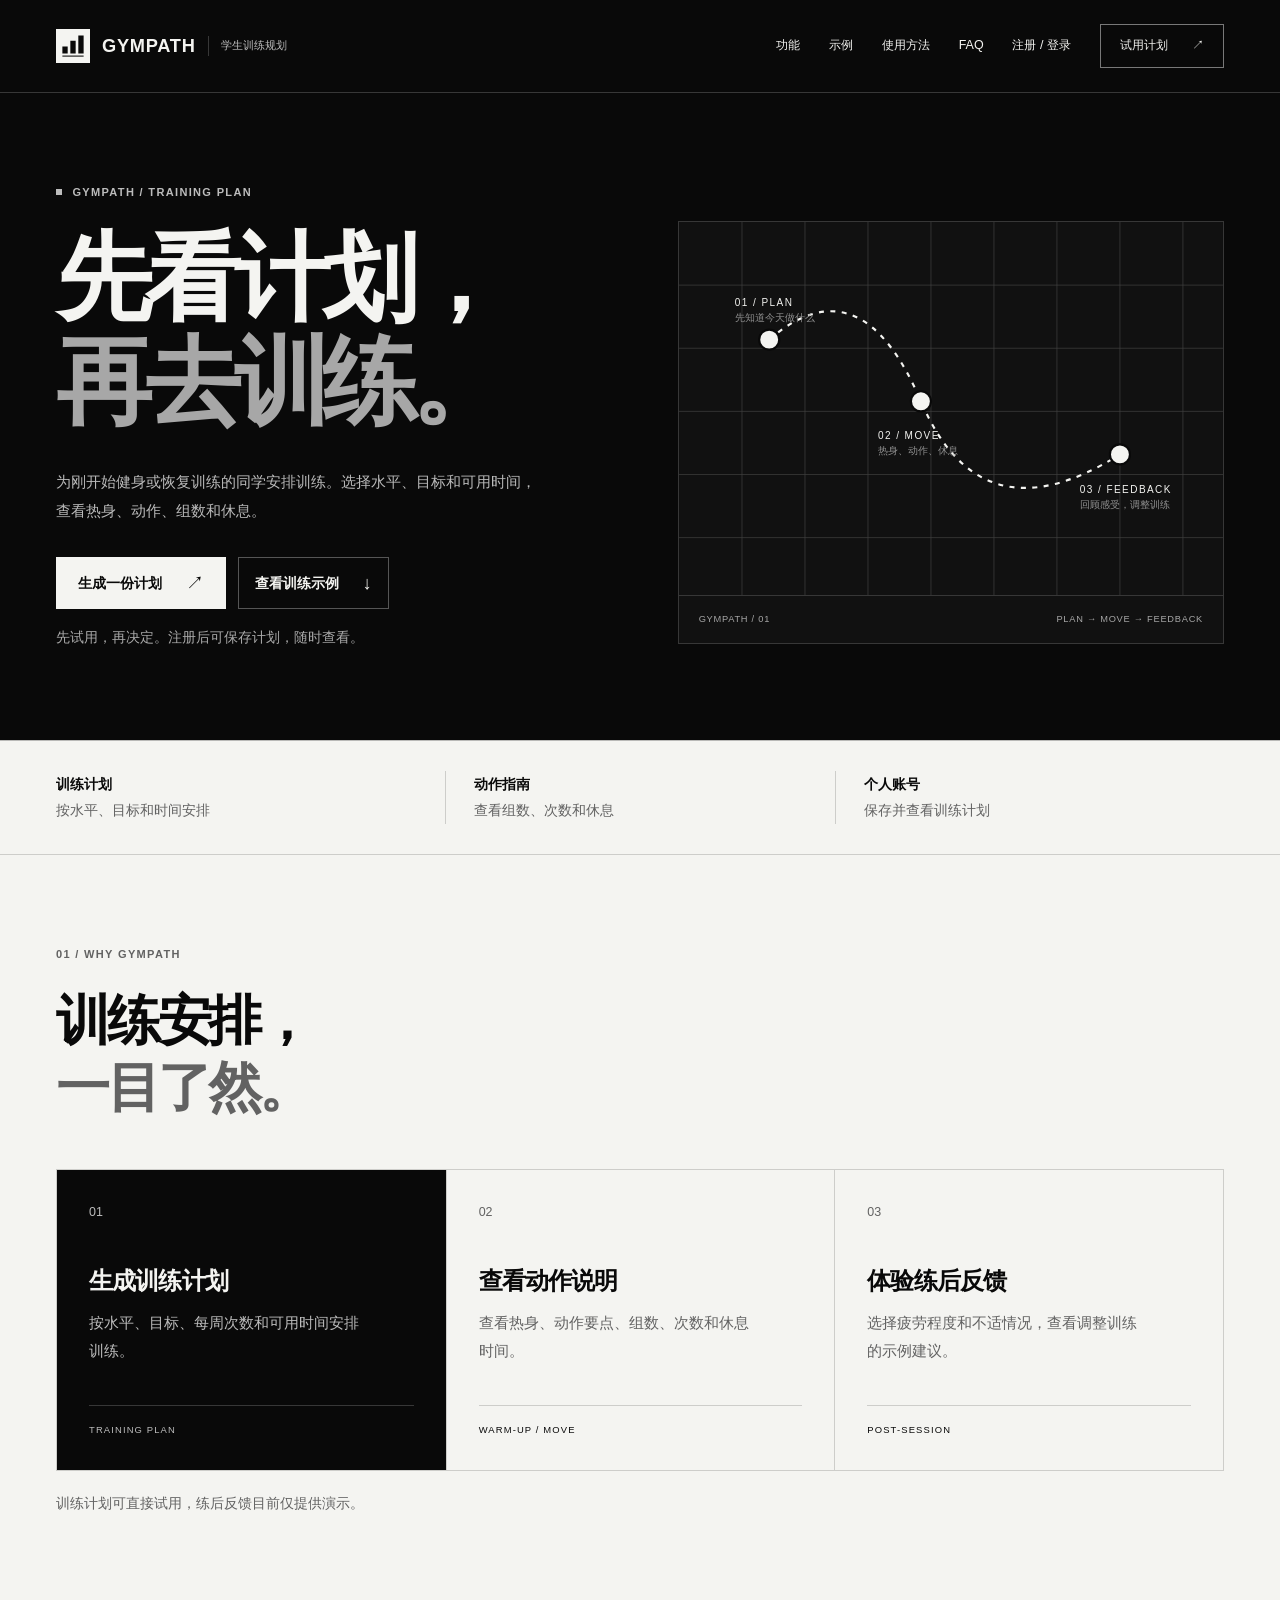
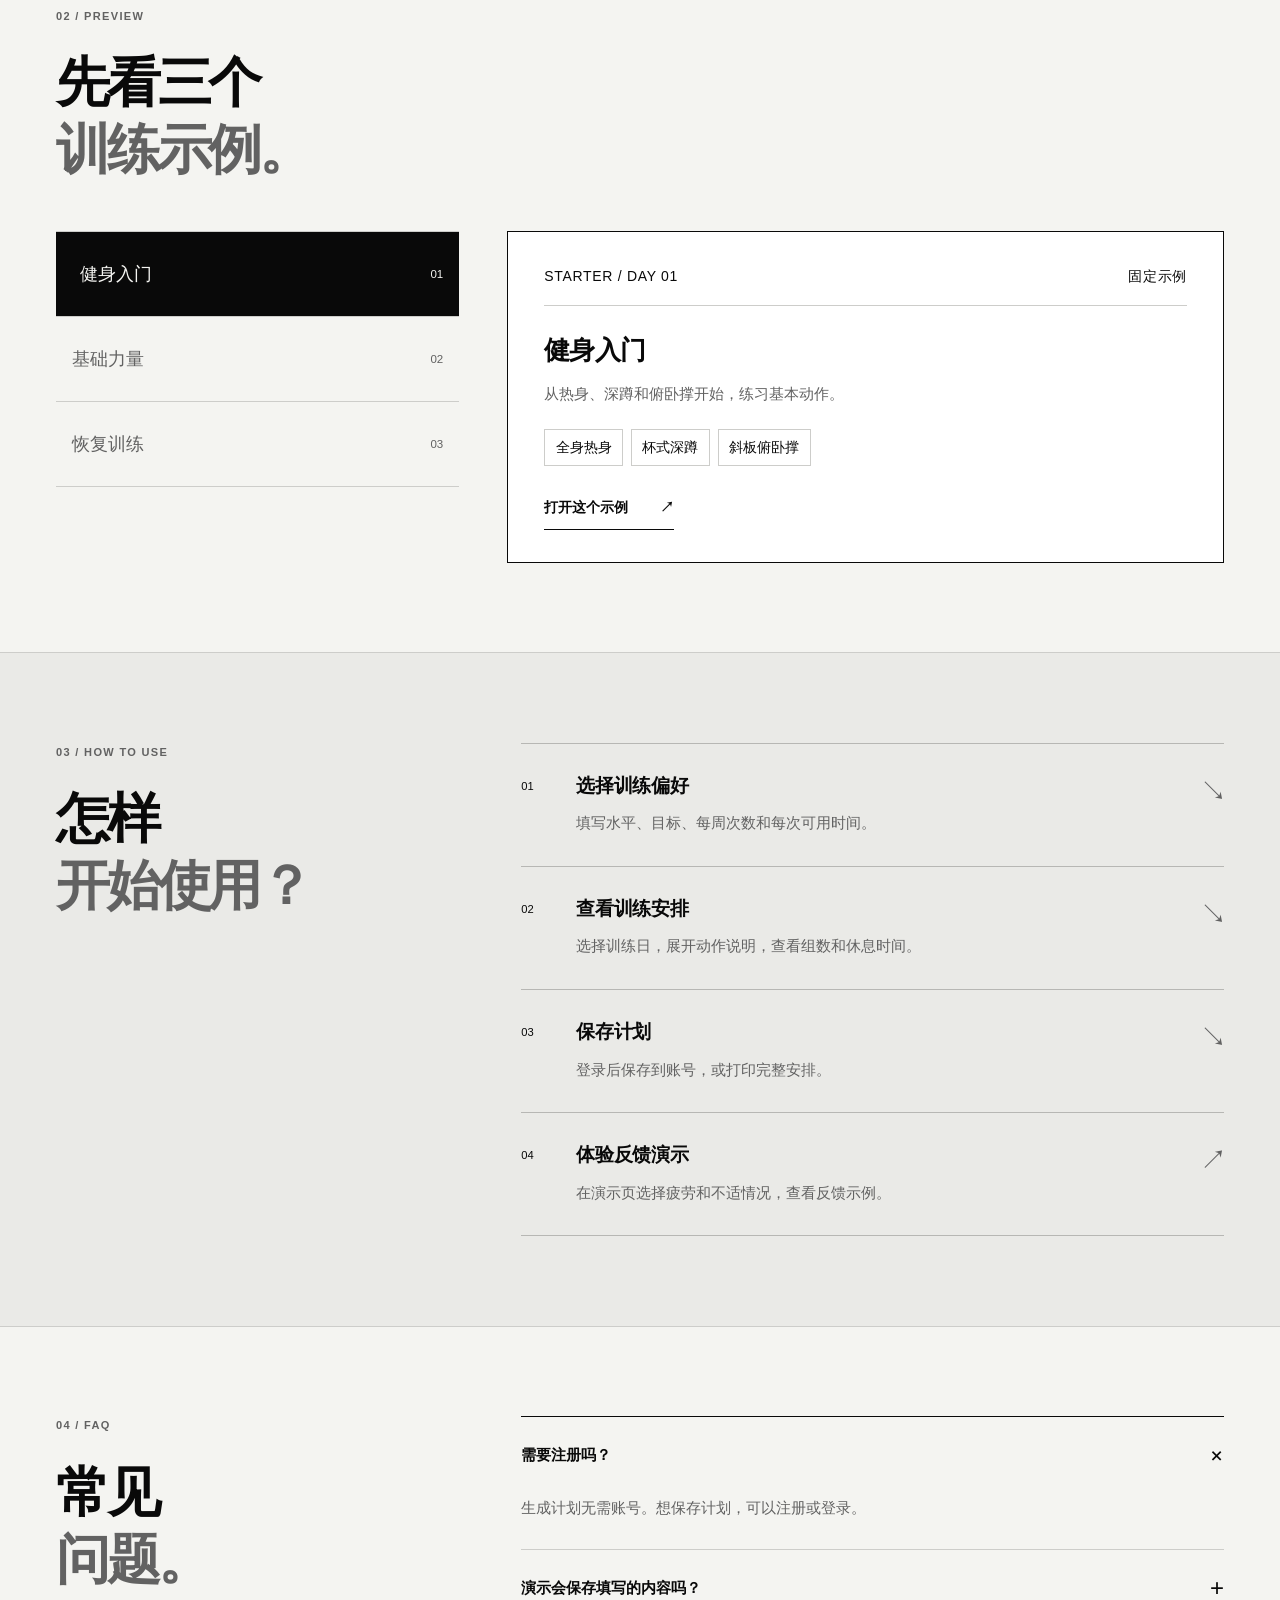
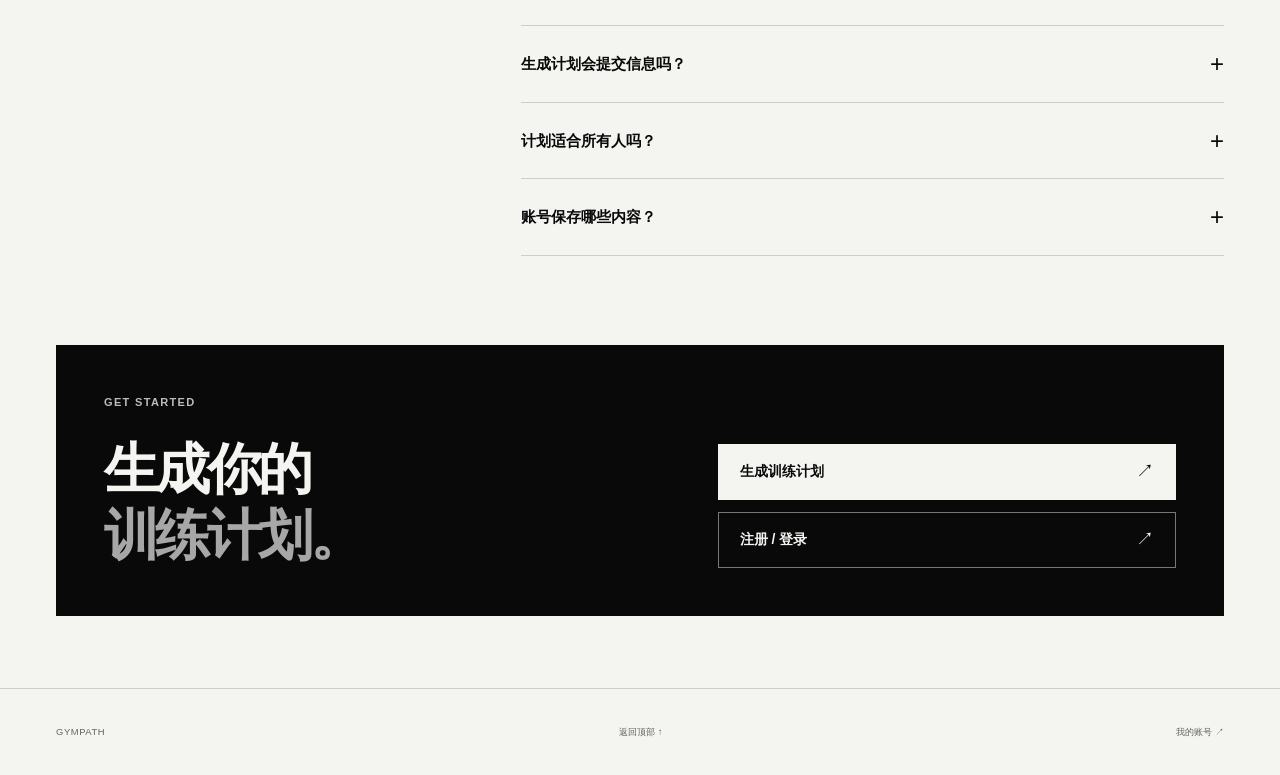
<file: index.html>
<!doctype html>
<html lang="zh-CN">
  <head>
    <meta charset="utf-8">
    <meta name="viewport" content="width=device-width, initial-scale=1">
    <meta name="description" content="GymPath 为健身新手和恢复训练的同学提供训练计划、动作说明和练后反馈演示。">
    <title>GymPath / 训练计划与动作指南</title>
    <link rel="icon" href="assets/mark.svg" type="image/svg+xml">
    <link rel="stylesheet" href="styles.css?v=20261012-public2">
    <script src="script.js?v=20261012-public2" defer></script>
  </head>
  <body class="marketing-page">
    <a class="skip-link" href="#main-content">跳到主要内容</a>
    <header class="site-header">
      <div class="shell header-inner">
        <a class="brand" href="index.html" aria-label="GymPath 首页">
          <img src="assets/mark.svg" width="34" height="34" alt="">
          <span>GYMPATH</span><small>学生训练规划</small>
        </a>
        <button class="menu-toggle" type="button" aria-expanded="false" aria-controls="site-nav">菜单</button>
        <nav id="site-nav" class="site-nav" aria-label="主导航">
          <a href="#features">功能</a>
          <a href="#preview">示例</a>
          <a href="#steps">使用方法</a>
          <a href="#faq">FAQ</a>
          <a href="account.html">注册 / 登录</a>
          <a class="nav-cta" href="trial.html">试用计划 <span aria-hidden="true">↗</span></a>
        </nav>
      </div>
    </header>

    <main id="main-content">
      <section class="hero shell" aria-labelledby="hero-title">
        <div class="hero-copy">
          <p class="eyebrow"><span class="status-dot" aria-hidden="true"></span> GYMPATH / TRAINING PLAN</p>
          <h1 id="hero-title">先看计划，<br><em>再去训练。</em></h1>
          <p class="hero-lede">为刚开始健身或恢复训练的同学安排训练。选择水平、目标和可用时间，查看热身、动作、组数和休息。</p>
          <div class="hero-actions">
            <a class="button button-light" href="trial.html">生成一份计划 <span aria-hidden="true">↗</span></a>
            <a class="button button-quiet" href="#preview">查看训练示例 <span aria-hidden="true">↓</span></a>
          </div>
          <p class="microcopy">先试用，再决定。注册后可保存计划，随时查看。</p>
        </div>
        <div class="hero-art" aria-label="GymPath 训练路径：计划、动作、反馈" role="img">
          <img src="assets/training-path.svg?v=20261012-public2" alt="训练路径图：Plan、Move、Feedback 三个节点由一条虚线连接">
          <div class="art-caption"><span>GYMPATH / 01</span><span>PLAN → MOVE → FEEDBACK</span></div>
        </div>
      </section>

      <section class="signal-band" aria-label="项目说明">
        <div class="shell signal-grid">
          <p><strong>训练计划</strong><br>按水平、目标和时间安排</p>
          <p><strong>动作指南</strong><br>查看组数、次数和休息</p>
          <p><strong>个人账号</strong><br>保存并查看训练计划</p>
        </div>
      </section>

      <section id="features" class="section shell" aria-labelledby="features-title">
        <div class="section-heading">
          <p class="eyebrow">01 / WHY GYMPATH</p>
          <h2 id="features-title">训练安排，<br><span>一目了然。</span></h2>
        </div>
        <div class="feature-grid">
          <article class="feature-card feature-card-dark"><span class="card-index">01</span><h3>生成训练计划</h3><p>按水平、目标、每周次数和可用时间安排训练。</p><span class="card-tag">TRAINING PLAN</span></article>
          <article class="feature-card"><span class="card-index">02</span><h3>查看动作说明</h3><p>查看热身、动作要点、组数、次数和休息时间。</p><span class="card-tag">WARM-UP / MOVE</span></article>
          <article class="feature-card"><span class="card-index">03</span><h3>体验练后反馈</h3><p>选择疲劳程度和不适情况，查看调整训练的示例建议。</p><span class="card-tag">POST-SESSION</span></article>
        </div>
        <p class="section-note">训练计划可直接试用，练后反馈目前仅提供演示。</p>
      </section>

      <section id="preview" class="section section-preview shell" aria-labelledby="preview-title">
        <div class="section-heading compact-heading">
          <p class="eyebrow">02 / PREVIEW</p>
          <h2 id="preview-title">先看三个<br><span>训练示例。</span></h2>
        </div>
        <div class="preview-layout">
          <div class="preview-tabs" role="tablist" aria-label="训练示例类型">
            <button id="preview-start" class="preview-tab is-active" type="button" role="tab" aria-selected="true" aria-controls="preview-panel" data-preview="start">健身入门 <span>01</span></button>
            <button id="preview-strength" class="preview-tab" type="button" role="tab" aria-selected="false" aria-controls="preview-panel" data-preview="strength">基础力量 <span>02</span></button>
            <button id="preview-recovery" class="preview-tab" type="button" role="tab" aria-selected="false" aria-controls="preview-panel" data-preview="recovery">恢复训练 <span>03</span></button>
          </div>
          <article id="preview-panel" class="preview-panel" role="tabpanel" aria-labelledby="preview-start" tabindex="0">
            <div class="preview-meta"><span id="preview-kicker">STARTER / DAY 01</span><span id="preview-duration">固定示例</span></div>
            <h3 id="preview-title-text">健身入门</h3>
            <p id="preview-description">从热身、深蹲和俯卧撑开始，练习基本动作。</p>
            <div id="preview-items" class="preview-items"><span>全身热身</span><span>杯式深蹲</span><span>斜板俯卧撑</span></div>
            <a id="preview-link" class="text-link" href="demo.html?plan=start">打开这个示例 <span aria-hidden="true">↗</span></a>
          </article>
        </div>
      </section>

      <section id="steps" class="section steps-section" aria-labelledby="steps-title">
        <div class="shell">
          <div class="section-heading compact-heading"><p class="eyebrow">03 / HOW TO USE</p><h2 id="steps-title">怎样<br><span>开始使用？</span></h2></div>
          <ol class="steps-list">
            <li><span class="step-no">01</span><div><h3>选择训练偏好</h3><p>填写水平、目标、每周次数和每次可用时间。</p></div><span class="step-arrow" aria-hidden="true">↘</span></li>
            <li><span class="step-no">02</span><div><h3>查看训练安排</h3><p>选择训练日，展开动作说明，查看组数和休息时间。</p></div><span class="step-arrow" aria-hidden="true">↘</span></li>
            <li><span class="step-no">03</span><div><h3>保存计划</h3><p>登录后保存到账号，或打印完整安排。</p></div><span class="step-arrow" aria-hidden="true">↘</span></li>
            <li><span class="step-no">04</span><div><h3>体验反馈演示</h3><p>在演示页选择疲劳和不适情况，查看反馈示例。</p></div><span class="step-arrow" aria-hidden="true">↗</span></li>
          </ol>
        </div>
      </section>

      <section id="faq" class="section shell faq-section" aria-labelledby="faq-title">
        <div class="section-heading compact-heading"><p class="eyebrow">04 / FAQ</p><h2 id="faq-title">常见<br><span>问题。</span></h2></div>
        <div class="faq-list">
          <details open><summary>需要注册吗？<span>+</span></summary><p>生成计划无需账号。想保存计划，可以<a href="account.html">注册或登录</a>。</p></details>
          <details><summary>演示会保存填写的内容吗？<span>+</span></summary><p>不会。演示表单不提交、不保存信息，刷新后重置。</p></details>
          <details><summary>生成计划会提交信息吗？<span>+</span></summary><p>四项偏好会发送到 GymPath 服务，用于生成计划。只有登录后点击“保存到账号”，才会保存计划和偏好。</p></details>
          <details><summary>计划适合所有人吗？<span>+</span></summary><p>计划按训练偏好安排，未评估个人身体情况，不适用于医疗或伤病康复。预计时间含热身和休息，实际用时可能更长。</p></details>
          <details><summary>账号保存哪些内容？<span>+</span></summary><p>保存用户名、密码校验值和你主动保存的计划。密码不以明文存储，不需要身体资料或照片。</p></details>
        </div>
      </section>

      <section class="final-cta shell" aria-labelledby="cta-title">
        <div><p class="eyebrow">GET STARTED</p><h2 id="cta-title">生成你的<br><em>训练计划。</em></h2></div>
        <div class="final-actions"><a class="button button-light" href="trial.html">生成训练计划 <span aria-hidden="true">↗</span></a><a class="button button-outline" href="account.html">注册 / 登录 <span aria-hidden="true">↗</span></a></div>
      </section>
    </main>
    <footer class="site-footer"><div class="shell footer-inner"><span>GYMPATH</span><a href="#main-content">返回顶部 ↑</a><a href="account.html">我的账号 ↗</a></div></footer>
  </body>
</html>
</file>
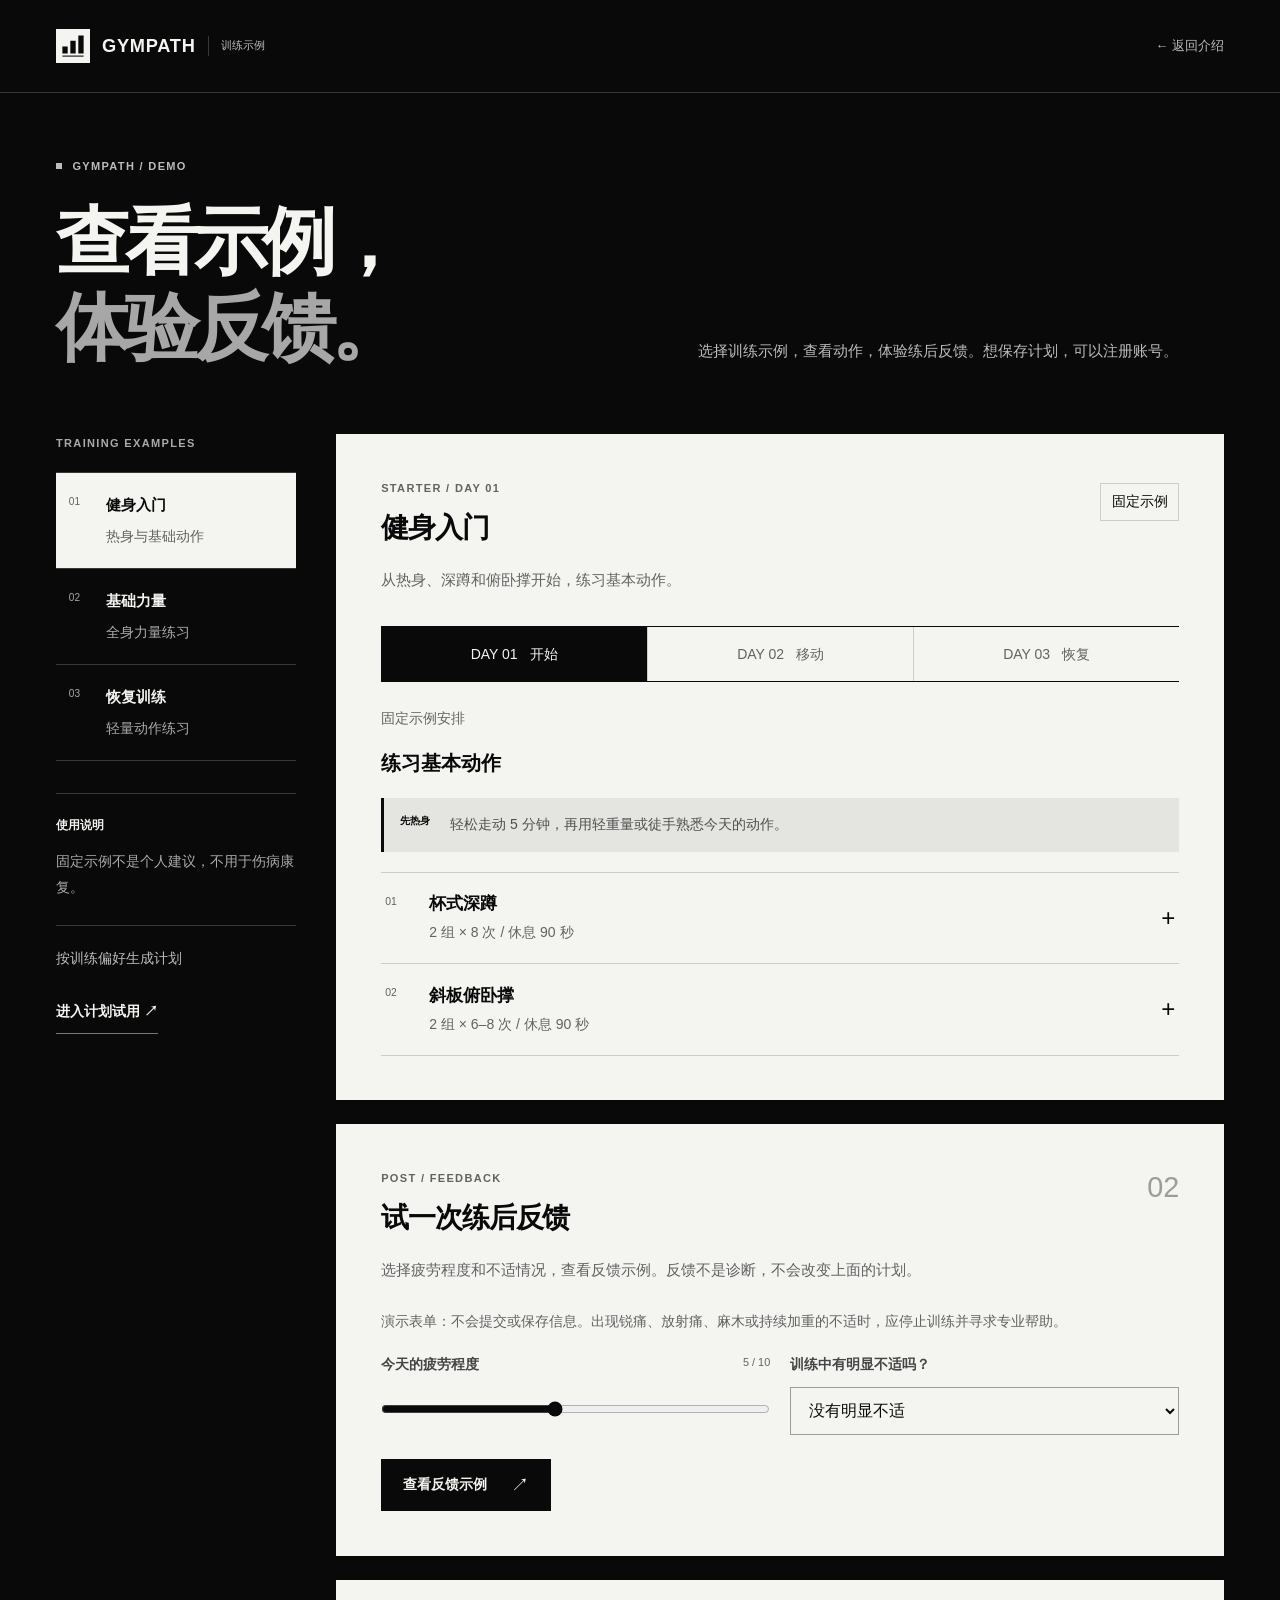
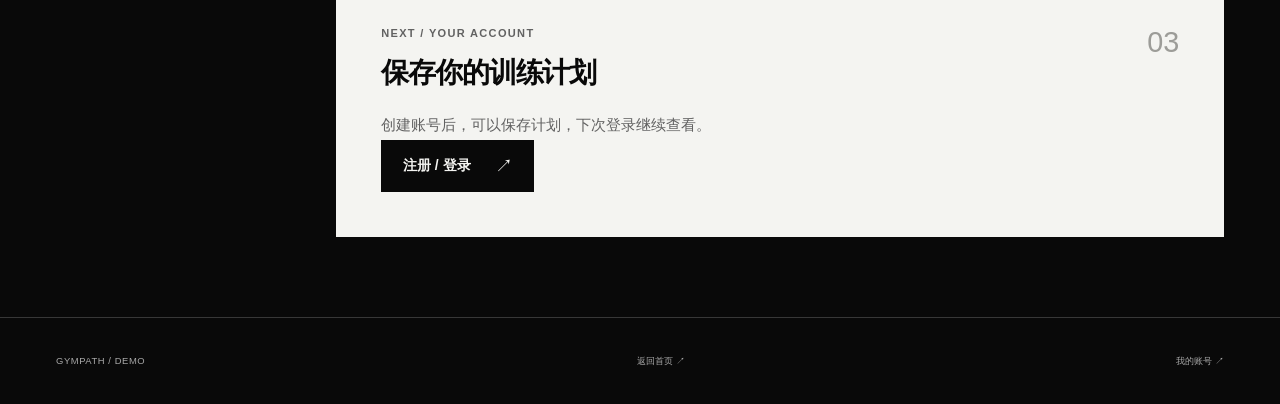
<file: demo.html>
<!doctype html>
<html lang="zh-CN">
  <head>
    <meta charset="utf-8">
    <meta name="viewport" content="width=device-width, initial-scale=1">
    <meta name="description" content="GymPath 训练演示：查看训练示例并体验练后反馈流程。">
    <title>GymPath / 训练示例</title>
    <link rel="icon" href="assets/mark.svg" type="image/svg+xml">
    <link rel="stylesheet" href="styles.css?v=20261012-public2">
    <script src="script.js?v=20261012-public2" defer></script>
  </head>
  <body class="demo-page">
    <a class="skip-link" href="#demo-main">跳到主要内容</a>
    <header class="site-header site-header-dark">
      <div class="shell header-inner">
        <a class="brand" href="index.html" aria-label="返回 GymPath 首页"><img src="assets/mark.svg" width="34" height="34" alt=""><span>GYMPATH</span><small>训练示例</small></a>
        <a class="back-link" href="index.html">← 返回介绍</a>
      </div>
    </header>
    <main id="demo-main" class="demo-shell shell">
      <div class="demo-intro"><p class="eyebrow"><span class="status-dot" aria-hidden="true"></span> GYMPATH / DEMO</p><h1>查看示例，<br><em>体验反馈。</em></h1><p>选择训练示例，查看动作，体验练后反馈。想保存计划，可以注册账号。</p></div>
      <div class="demo-layout">
        <aside class="demo-sidebar" aria-label="选择演示计划">
          <p class="eyebrow">TRAINING EXAMPLES</p>
          <div class="demo-plan-tabs" role="tablist" aria-label="演示计划">
            <button id="plan-tab-start" type="button" class="demo-plan-tab is-active" role="tab" aria-selected="true" aria-controls="plan-panel" data-plan="start"><span>01</span><strong>健身入门</strong><small>热身与基础动作</small></button>
            <button id="plan-tab-strength" type="button" class="demo-plan-tab" role="tab" aria-selected="false" aria-controls="plan-panel" data-plan="strength"><span>02</span><strong>基础力量</strong><small>全身力量练习</small></button>
            <button id="plan-tab-recovery" type="button" class="demo-plan-tab" role="tab" aria-selected="false" aria-controls="plan-panel" data-plan="recovery"><span>03</span><strong>恢复训练</strong><small>轻量动作练习</small></button>
          </div>
          <div class="demo-boundary"><strong>使用说明</strong><p>固定示例不是个人建议，不用于伤病康复。</p></div>
          <div class="demo-trial-link"><p>按训练偏好生成计划</p><a class="text-link" href="trial.html">进入计划试用 ↗</a></div>
        </aside>
        <div class="demo-content">
          <section id="plan-panel" class="demo-section plan-section" role="tabpanel" aria-labelledby="plan-tab-start" tabindex="0">
            <div class="demo-section-header"><div><p class="eyebrow" id="plan-kicker">STARTER / DAY 01</p><h2 id="plan-heading">健身入门</h2></div><span id="plan-duration" class="duration-badge">固定示例</span></div>
            <p id="plan-description" class="demo-lede">从热身、深蹲和俯卧撑开始，练习基本动作。</p>
            <div class="day-switcher" role="tablist" aria-label="训练日"><button id="day-tab-0" type="button" class="day-button is-active" role="tab" aria-controls="day-panel" aria-selected="true" data-day="0">DAY 01 <span>开始</span></button><button id="day-tab-1" type="button" class="day-button" role="tab" aria-controls="day-panel" aria-selected="false" data-day="1">DAY 02 <span>移动</span></button><button id="day-tab-2" type="button" class="day-button" role="tab" aria-controls="day-panel" aria-selected="false" data-day="2">DAY 03 <span>恢复</span></button></div>
            <div id="day-panel" class="day-panel" role="tabpanel" aria-labelledby="day-tab-0" tabindex="0">
              <p class="sample-label">固定示例安排</p>
              <div class="warmup-strip"><strong>先热身</strong><p>轻松走动 5 分钟，再用轻重量或徒手熟悉今天的动作。</p></div>
              <ol class="exercise-list">
                <li><details class="exercise-item"><summary class="exercise-summary"><span class="exercise-count">01</span><span class="exercise-info"><strong class="exercise-name">杯式深蹲</strong><span class="exercise-prescription">2 组 × 8 次 / 休息 90 秒</span></span><span aria-hidden="true">+</span></summary><p class="exercise-detail">脚掌贴地，缓慢下蹲到能控制的位置，再站起。选择能保持动作稳定的重量。</p></details></li>
                <li><details class="exercise-item"><summary class="exercise-summary"><span class="exercise-count">02</span><span class="exercise-info"><strong class="exercise-name">斜板俯卧撑</strong><span class="exercise-prescription">2 组 × 6–8 次 / 休息 90 秒</span></span><span aria-hidden="true">+</span></summary><p class="exercise-detail">双手撑在稳固台面上，身体保持直线，缓慢屈肘下降再推起。</p></details></li>
              </ol>
              <noscript><p class="noscript-note">启用 JavaScript 后可切换示例和训练日。</p></noscript>
            </div>
          </section>
          <section class="demo-section feedback-section" aria-labelledby="feedback-heading">
            <div class="demo-section-header"><div><p class="eyebrow">POST / FEEDBACK</p><h2 id="feedback-heading">试一次练后反馈</h2></div><span class="section-mark">02</span></div>
            <p class="demo-lede">选择疲劳程度和不适情况，查看反馈示例。反馈不是诊断，不会改变上面的计划。</p>
            <form id="feedback-form" class="feedback-form" novalidate>
              <p class="form-note">演示表单：不会提交或保存信息。出现锐痛、放射痛、麻木或持续加重的不适时，应停止训练并寻求专业帮助。</p>
              <fieldset disabled>
              <div class="form-field"><label for="fatigue">今天的疲劳程度 <output id="fatigue-output" for="fatigue">5 / 10</output></label><input id="fatigue" name="fatigue" type="range" min="1" max="10" value="5"></div>
              <div class="form-field"><label for="discomfort">训练中有明显不适吗？</label><select id="discomfort" name="discomfort"><option value="none">没有明显不适</option><option value="tired">只是比平时更累</option><option value="pain">有锐痛、麻木或持续加重的不适</option></select></div>
              <button class="button button-light" type="submit">查看反馈示例 <span aria-hidden="true">↗</span></button>
              </fieldset>
              <div id="feedback-result" class="feedback-result" role="status" aria-live="polite" hidden></div>
              <noscript><p class="noscript-note">请启用 JavaScript 使用反馈演示；表单已禁用。</p></noscript>
            </form>
          </section>
          <section id="register" class="demo-section register-section" aria-labelledby="register-heading">
            <div class="demo-section-header"><div><p class="eyebrow">NEXT / YOUR ACCOUNT</p><h2 id="register-heading">保存你的训练计划</h2></div><span class="section-mark">03</span></div>
            <p class="demo-lede">创建账号后，可以保存计划，下次登录继续查看。</p>
            <a class="button button-light" href="account.html">注册 / 登录 <span aria-hidden="true">↗</span></a>
          </section>
        </div>
      </div>
    </main>
    <footer class="site-footer"><div class="shell footer-inner"><span>GYMPATH / DEMO</span><a href="index.html">返回首页 ↗</a><a href="account.html">我的账号 ↗</a></div></footer>
  </body>
</html>
</file>
<file: styles.css>
/* GymPath: a monochrome training journal. All assets and fonts stay local. */
:root {
  color-scheme: light;
  --ink: #090909;
  --dark: #111111;
  --paper: #f4f4f1;
  --white: #ffffff;
  --muted: #626262;
  --soft: #bcbcbc;
  --line: #cdcdca;
  --dark-line: #373737;
  --display: "Bahnschrift", "DIN Condensed", "Microsoft YaHei UI", "PingFang SC", sans-serif;
  --body: "Microsoft YaHei UI", "PingFang SC", "Bahnschrift", sans-serif;
  --text-reading: .9375rem;
  --text-detail: .875rem;
  --space: clamp(1.25rem, 3.5vw, 3rem);
}

* { box-sizing: border-box; }
html { scroll-behavior: smooth; scroll-padding-top: 6rem; }
body { margin: 0; background: var(--paper); color: var(--ink); font-family: var(--body); font-size: 1rem; line-height: 1.75; -webkit-font-smoothing: antialiased; }
button, input, select, textarea { font: inherit; }
button, a, input, select, summary { -webkit-tap-highlight-color: transparent; }
button { cursor: pointer; }
a { color: inherit; text-decoration: none; }
img, svg { display: block; max-width: 100%; }
h1, h2, h3, p { margin: 0; }
h1, h2, h3 { font-family: var(--display); font-weight: 700; }
ul, ol { padding: 0; margin: 0; }
em { font-style: normal; }
button, input, select, textarea, .button { border-radius: 0; }
fieldset { min-width: 0; border: 0; padding: 0; margin: 0; }
[hidden] { display: none !important; }
::selection { background: var(--ink); color: var(--paper); }
:focus-visible { outline: 3px solid currentColor; outline-offset: 5px; }
button:disabled, input:disabled, select:disabled, fieldset:disabled .button { cursor: not-allowed; opacity: .55; }
.shell { width: min(1280px, calc(100% - 7rem)); min-width: 0; margin-inline: auto; }
.shell > *, .hero > *, .preview-layout > *, .demo-layout > * { min-width: 0; }
.skip-link { position: fixed; top: .75rem; left: .75rem; z-index: 100; padding: .8rem 1.25rem; background: var(--paper); color: var(--ink); transform: translateY(-200%); }
.skip-link:focus { transform: translateY(0); }
.eyebrow { display: flex; align-items: center; gap: .65rem; font-family: var(--display); font-size: .69rem; font-weight: 600; line-height: 1.65; letter-spacing: .12em; }
.status-dot { flex: 0 0 auto; width: 6px; height: 6px; border: 1px solid currentColor; background: currentColor; }

/* Navigation remains readable before JavaScript is enabled. */
.site-header { position: relative; z-index: 10; background: var(--ink); color: var(--paper); border-bottom: 1px solid var(--dark-line); }
.header-inner { min-height: 92px; display: flex; align-items: center; justify-content: space-between; gap: 2rem; }
.brand { display: inline-flex; align-items: center; gap: .75rem; min-height: 44px; flex-shrink: 0; }
.brand img { width: 34px; height: 34px; flex-shrink: 0; }
.brand > span { font-family: var(--display); font-size: 1.14rem; font-weight: 700; letter-spacing: .04em; }
.brand small { padding-left: .8rem; border-left: 1px solid var(--dark-line); color: var(--soft); font-size: .7rem; font-weight: 400; }
.site-nav { display: flex; align-items: center; gap: 1.8rem; font-size: .78rem; }
.site-nav a { display: inline-flex; align-items: center; min-height: 44px; border-bottom: 1px solid transparent; }
.site-nav a:hover { border-bottom-color: currentColor; }
.site-nav .nav-cta { display: flex; justify-content: space-between; gap: 1.5rem; padding-inline: 1.2rem; border: 1px solid #787878; }
.site-nav .nav-cta:hover { background: var(--paper); color: var(--ink); }
.menu-toggle { display: none; min-height: 44px; padding: .5rem .85rem; border: 1px solid #787878; background: transparent; color: inherit; font-size: .8rem; }
.back-link { display: inline-flex; align-items: center; min-height: 44px; padding-block: .4rem; color: var(--soft); font-size: .8rem; }
.back-link:hover { color: var(--white); }

/* The first spread is an oversized headline beside the original path drawing. */
.hero { position: relative; isolation: isolate; display: grid; grid-template-columns: 1.05fr 1fr; gap: 3rem; align-items: center; padding-block: clamp(4rem, 7vw, 6.75rem); color: var(--paper); }
.hero::before { content: ""; position: absolute; inset: 0; z-index: -1; background: var(--ink); box-shadow: 0 0 0 100vmax var(--ink); clip-path: inset(0 -100vmax); }
.hero-copy > .eyebrow { color: var(--soft); }
.hero h1 { margin-top: 1.55rem; font-size: clamp(4.75rem, 7.5vw, 7rem); font-weight: 700; line-height: 1.09; letter-spacing: -.075em; }
.hero h1 em { color: #a7a7a7; }
.hero-lede { max-width: 30rem; margin-top: 2rem; color: #bababa; font-size: .94rem; line-height: 1.95; }
.hero-actions { display: flex; flex-wrap: wrap; gap: .75rem; margin-top: 2rem; }
.button { display: inline-flex; align-items: center; justify-content: space-between; gap: 1.5rem; min-height: 52px; padding: .85rem 1.3rem; border: 1px solid transparent; font-size: .82rem; font-weight: 600; line-height: 1.5; transition: background .18s, color .18s, border-color .18s; }
.button span { font-family: var(--display); font-size: 1.15rem; font-weight: 400; line-height: 1; }
.button-light { background: var(--paper); color: var(--ink); border-color: var(--paper); }
.button-light:hover { background: #d9d9d6; border-color: #d9d9d6; }
.button-quiet { padding-inline: 1rem; border-color: #555; background: transparent; color: var(--paper); }
.button-quiet:hover, .button-outline:hover { background: var(--paper); color: var(--ink); border-color: var(--paper); }
.button-outline { background: transparent; color: var(--paper); border-color: #777; }
.button-text { padding-inline: 1rem; background: transparent; color: inherit; text-decoration: underline; text-underline-offset: .3em; }
.button-text:hover { background: #e3e3e0; }
.microcopy { margin-top: 1rem; color: #aaa; font-size: .68rem; line-height: 1.8; }
.hero-art { position: relative; margin-top: 2rem; border: 1px solid var(--dark-line); background: var(--dark); }
.hero-art img { width: 100%; height: auto; }
.art-caption { display: flex; justify-content: space-between; gap: .75rem; padding: 1rem 1.25rem; border-top: 1px solid var(--dark-line); color: #a7a7a7; font-family: var(--display); font-size: .58rem; line-height: 1.65; letter-spacing: .08em; }

.signal-band { border-bottom: 1px solid var(--line); }
.signal-grid { display: grid; grid-template-columns: repeat(3, minmax(0, 1fr)); padding-block: 1.9rem; }
.signal-grid p { padding-left: 1.75rem; border-left: 1px solid var(--line); color: var(--muted); font-size: .74rem; line-height: 1.9; }
.signal-grid p:first-child { padding-left: 0; border-left: 0; }
.signal-grid strong { color: var(--ink); font-size: .82rem; font-weight: 600; }
.section { padding-block: clamp(4rem, 7vw, 6.5rem); scroll-margin-top: 1rem; }
.section-heading { display: grid; grid-template-columns: 1.1fr 1fr; column-gap: 4rem; align-items: end; }
.section-heading > .eyebrow { grid-column: 1 / -1; margin-bottom: 1.5rem; color: var(--muted); }
.section-heading h2 { font-size: clamp(2.25rem, 4.2vw, 3.8rem); line-height: 1.25; letter-spacing: -.06em; }
.section-heading h2 span { color: var(--muted); }
.section-heading > p:not(.eyebrow) { max-width: 31rem; padding-bottom: .2rem; color: var(--muted); font-size: .84rem; line-height: 1.9; }
.feature-grid { display: grid; grid-template-columns: repeat(3, minmax(0, 1fr)); margin-top: 3rem; border: 1px solid var(--line); }
.feature-card { min-height: 300px; display: flex; flex-direction: column; align-items: flex-start; padding: 2rem; border-left: 1px solid var(--line); }
.feature-card:first-child { border-left: 0; }
.feature-card-dark { background: var(--ink); color: var(--paper); }
.card-index { margin-bottom: 2.5rem; font-family: var(--display); font-size: .78rem; color: var(--muted); }
.feature-card-dark .card-index { color: var(--soft); }
.feature-card h3 { margin-bottom: .7rem; font-size: 1.5rem; letter-spacing: -.035em; line-height: 1.4; }
.feature-card p { max-width: 17rem; margin-bottom: 2.25rem; color: var(--muted); font-size: .81rem; line-height: 1.85; }
.feature-card-dark p { color: var(--soft); }
.card-tag { width: 100%; margin-top: auto; padding-top: 1rem; border-top: 1px solid var(--line); font-family: var(--display); font-size: .59rem; letter-spacing: .12em; }
.feature-card-dark .card-tag { border-color: var(--dark-line); color: var(--soft); }
.section-note { margin-top: 1.25rem; color: var(--muted); font-size: .73rem; line-height: 1.85; }
.section-preview { padding-top: 0; }
.compact-heading { display: block; }
.compact-heading > .eyebrow { margin-bottom: 1.5rem; }
.preview-layout { display: grid; grid-template-columns: .9fr 1.6fr; gap: 3rem; margin-top: 3rem; }
.preview-tabs { display: flex; flex-direction: column; border-top: 1px solid var(--line); }
.preview-tab { min-height: 85px; display: flex; align-items: center; justify-content: space-between; gap: 1rem; padding: 1.25rem 1rem; border: 0; border-bottom: 1px solid var(--line); background: transparent; color: var(--muted); text-align: left; font-family: var(--display); font-size: 1.15rem; }
.preview-tab span { font-size: .72rem; color: inherit; }
.preview-tab:hover { background: #e6e6e3; color: var(--ink); }
.preview-tab.is-active { padding-left: 1.5rem; background: var(--ink); color: var(--paper); }
.preview-panel { position: relative; min-height: 310px; padding: 2rem 2.25rem; border: 1px solid var(--ink); background: var(--white); }
.preview-meta { display: flex; align-items: center; justify-content: space-between; flex-wrap: wrap; gap: .5rem 1rem; padding-bottom: 1rem; border-bottom: 1px solid var(--line); font-family: var(--display); font-size: .64rem; letter-spacing: .05em; }
.preview-panel h3 { margin-top: 1.55rem; font-size: 1.65rem; line-height: 1.45; letter-spacing: -.03em; }
.preview-panel > p { max-width: 37rem; margin-top: .7rem; color: var(--muted); font-size: .79rem; line-height: 1.9; }
.preview-items { display: flex; flex-wrap: wrap; gap: .5rem; margin-top: 1.25rem; }
.preview-items span { padding: .35rem .65rem; border: 1px solid var(--line); font-size: .67rem; }
.text-link { display: inline-flex; align-items: center; justify-content: space-between; gap: 2rem; min-height: 44px; margin-top: 1.2rem; border-bottom: 1px solid var(--ink); font-size: .76rem; font-weight: 600; }
.text-link:hover { color: var(--muted); }
.steps-section { border-block: 1px solid var(--line); background: #eaeae7; }
.steps-section > .shell { display: grid; grid-template-columns: .95fr 1.6fr; gap: 3rem; }
.steps-list { list-style: none; border-top: 1px solid #b7b7b4; }
.steps-list li { display: grid; grid-template-columns: 2.2rem 1fr 1.5rem; gap: 1.25rem; padding: 1.75rem 0; border-bottom: 1px solid #b7b7b4; }
.step-no { font-family: var(--display); font-size: .7rem; padding-top: .3rem; }
.steps-list h3 { font-size: 1.2rem; line-height: 1.5; letter-spacing: -.02em; }
.steps-list p { max-width: 30rem; margin-top: .55rem; color: var(--muted); font-size: .78rem; line-height: 1.9; }
.step-arrow { font-family: var(--display); font-size: 1.7rem; line-height: 1.4; color: var(--muted); }
.faq-section { display: grid; grid-template-columns: .95fr 1.6fr; gap: 3rem; }
.faq-list { border-top: 1px solid var(--ink); }
.faq-list details { border-bottom: 1px solid var(--line); }
.faq-list summary { min-height: 72px; display: flex; align-items: center; justify-content: space-between; gap: 1rem; padding: 1.2rem 0; cursor: pointer; list-style: none; font-size: .95rem; font-weight: 600; line-height: 1.55; }
summary::-webkit-details-marker { display: none; }
.faq-list summary span { flex: 0 0 auto; font-family: var(--display); font-size: 1.5rem; font-weight: 400; transition: transform .2s; }
.faq-list details[open] summary span { transform: rotate(45deg); }
.faq-list details > p { padding: 0 2rem 1.65rem 0; color: var(--muted); font-size: .79rem; line-height: 1.95; }
.final-cta { display: grid; grid-template-columns: 1.2fr 1fr; gap: 4rem; align-items: end; margin-bottom: 4.5rem; padding: 3rem; background: var(--ink); color: var(--paper); }
.final-cta .eyebrow { color: var(--soft); margin-bottom: 1.5rem; }
.final-cta h2 { font-size: clamp(2.5rem, 4.3vw, 4rem); line-height: 1.2; letter-spacing: -.065em; }
.final-cta h2 em { color: #a7a7a7; }
.final-actions { display: grid; gap: .75rem; }
.final-actions .button { min-height: 56px; }
.final-actions p { margin-top: .25rem; color: #aaa; font-size: .67rem; line-height: 1.8; }
.site-footer { border-top: 1px solid var(--line); }
.footer-inner { display: flex; align-items: center; justify-content: space-between; flex-wrap: wrap; gap: .75rem 2rem; min-height: 86px; padding-block: 1rem; color: var(--muted); font-family: var(--display); font-size: .59rem; line-height: 1.65; letter-spacing: .06em; }
.footer-inner a { display: inline-flex; align-items: center; min-height: 44px; font-family: var(--body); letter-spacing: 0; }
.footer-inner a:hover { color: var(--ink); }

/* The demo keeps the dark rail and a light, readable training log. */
.demo-page { color-scheme: dark; background: var(--ink); color: var(--paper); }
.demo-page::selection { background: var(--paper); color: var(--ink); }
.demo-shell { padding-top: 4rem; padding-bottom: 5rem; }
.demo-intro { display: grid; grid-template-columns: 1.1fr 1fr; column-gap: 4rem; align-items: end; margin-bottom: 4rem; }
.demo-intro > .eyebrow { grid-column: 1 / -1; margin-bottom: 1.5rem; color: var(--soft); }
.demo-intro h1 { font-size: clamp(3.5rem, 5.8vw, 5.2rem); line-height: 1.15; letter-spacing: -.07em; }
.demo-intro h1 em { color: #a7a7a7; }
.demo-intro > p:not(.eyebrow) { max-width: 32rem; padding-bottom: .3rem; color: #bcbcbc; font-size: .84rem; line-height: 1.95; }
.demo-layout { display: grid; grid-template-columns: minmax(200px, .65fr) minmax(0, 2.4fr); gap: 2.5rem; align-items: start; }
.demo-sidebar { position: sticky; top: 2rem; }
.demo-sidebar > .eyebrow { margin-bottom: 1.25rem; color: #aaa; }
.demo-plan-tabs { display: flex; flex-direction: column; border-top: 1px solid var(--dark-line); }
.demo-plan-tab { display: grid; grid-template-columns: 1.7rem 1fr; gap: .3rem .6rem; min-height: 96px; padding: 1.15rem .8rem; border: 0; border-bottom: 1px solid var(--dark-line); background: transparent; color: var(--paper); text-align: left; }
.demo-plan-tab > span { grid-row: 1 / 3; padding-top: .1rem; font-family: var(--display); color: #a7a7a7; font-size: .63rem; }
.demo-plan-tab strong { font-size: .93rem; font-weight: 600; }
.demo-plan-tab small { font-size: .64rem; color: #aaa; }
.demo-plan-tab:hover { background: #202020; }
.demo-plan-tab.is-active { background: var(--paper); color: var(--ink); }
.demo-plan-tab.is-active span, .demo-plan-tab.is-active small { color: var(--muted); }
.demo-boundary { margin-top: 2rem; padding-top: 1rem; border-top: 1px solid var(--dark-line); }
.demo-boundary strong { font-size: .73rem; font-weight: 600; }
.demo-boundary p { margin-top: .6rem; color: #aaa; font-size: .67rem; line-height: 1.9; }
.demo-content { display: grid; gap: 1.5rem; }
.demo-section { color-scheme: light; padding: var(--space); background: var(--paper); color: var(--ink); scroll-margin-top: 2rem; }
.demo-section::selection { background: var(--ink); color: var(--paper); }
.demo-section-header { display: flex; justify-content: space-between; align-items: start; gap: 1.25rem; }
.demo-section-header .eyebrow { color: var(--muted); margin-bottom: .6rem; }
.demo-section-header h2 { font-size: clamp(1.4rem, 2.2vw, 2rem); letter-spacing: -.04em; line-height: 1.5; }
.duration-badge { flex: 0 0 auto; margin-top: .25rem; padding: .4rem .65rem; border: 1px solid var(--line); font-size: .67rem; line-height: 1.7; white-space: nowrap; }
.section-mark { flex: 0 0 auto; color: #9c9c98; font-family: var(--display); font-size: 1.8rem; line-height: 1.3; }
.demo-lede { max-width: 43rem; margin-top: 1rem; color: var(--muted); font-size: .77rem; line-height: 1.95; }
.day-switcher { display: grid; grid-template-columns: repeat(3, minmax(0, 1fr)); margin-top: 2rem; border-block: 1px solid var(--ink); }
.day-button { display: flex; align-items: center; justify-content: center; flex-wrap: wrap; gap: .4rem .75rem; min-height: 54px; padding: .7rem .6rem; border: 0; border-left: 1px solid var(--line); background: transparent; color: var(--muted); font-family: var(--display); font-size: .67rem; line-height: 1.6; }
.day-button:first-child { border-left: 0; }
.day-button span { font-family: var(--body); font-size: .67rem; }
.day-button:hover { color: var(--ink); background: #e3e3e0; }
.day-button.is-active { background: var(--ink); color: var(--paper); }
.day-panel { padding-top: 1.5rem; min-width: 0; }
.warmup-strip { display: flex; align-items: start; flex-wrap: wrap; gap: .5rem 1.25rem; padding: .9rem 1rem; border-left: 3px solid var(--ink); background: #e4e4e1; font-size: .72rem; line-height: 1.8; }
.warmup-strip strong { flex: 0 0 auto; font-size: .65rem; }
.warmup-strip p, .warmup-strip span { color: #4f4f4f; }
.exercise-list { list-style: none; margin-top: 1.25rem; border-top: 1px solid var(--line); }
.exercise-item { border-bottom: 1px solid var(--line); }
.exercise-item details { margin: 0; }
.exercise-summary { display: flex; align-items: center; gap: 1rem; min-height: 84px; padding: 1.1rem .25rem; cursor: pointer; list-style: none; }
.exercise-summary:hover { background: #eaeae7; }
.exercise-summary::after { content: "+"; margin-left: auto; padding-left: .5rem; font-family: var(--display); font-size: 1.5rem; font-weight: 400; line-height: 1; }
.exercise-summary > span[aria-hidden="true"] { display: none; }
details[open] > .exercise-summary::after { content: "−"; }
.exercise-count { flex: 0 0 1.75rem; align-self: flex-start; padding-top: .15rem; font-family: var(--display); font-size: .65rem; color: var(--muted); }
.exercise-info { min-width: 0; }
.exercise-name { display: block; font-family: var(--display); font-size: 1.08rem; line-height: 1.55; font-weight: 600; }
.exercise-prescription { display: block; margin-top: .2rem; color: var(--muted); font-size: .68rem; line-height: 1.8; }
.exercise-detail { padding: 0 1.5rem 1.4rem 3rem; color: var(--muted); font-size: .73rem; line-height: 1.9; }
.exercise-detail p + p { margin-top: .65rem; }
.rest-day { padding: 2rem 1.5rem; border: 1px dashed #aaa; background: #eaeae7; }
.rest-day h3, .rest-day strong { font-family: var(--display); font-size: 1.15rem; }
.rest-day p { margin-top: .75rem; color: var(--muted); font-size: .78rem; }
.sample-label { display: block; margin-top: 1rem; color: var(--muted); font-size: .65rem; line-height: 1.85; }
.day-panel > .sample-label:first-child { margin: 0 0 1rem; }

.feedback-form { margin-top: 1.5rem; }
.feedback-form fieldset { display: grid; grid-template-columns: 1fr 1fr; gap: 1.25rem; margin-top: 1.15rem; }
.feedback-form > .form-field { margin-bottom: 1.2rem; }
.feedback-form .button { width: fit-content; margin-top: .25rem; }
.form-field { min-width: 0; display: flex; flex-direction: column; }
.form-field > label { display: flex; justify-content: space-between; flex-wrap: wrap; gap: .4rem .75rem; margin-bottom: .6rem; color: #454545; font-size: .73rem; font-weight: 600; line-height: 1.7; }
.form-field output { font-family: var(--display); color: var(--muted); font-size: .68rem; font-weight: 400; }
.form-field label small { color: var(--muted); font-size: .58rem; font-weight: 400; }
.form-field input:not([type="range"]), .form-field select { width: 100%; min-width: 0; min-height: 48px; padding: .75rem .85rem; border: 1px solid #9c9c98; background: transparent; color: var(--ink); font-size: .78rem; line-height: 1.5; }
.form-field input::placeholder { color: #797976; opacity: 1; }
.form-field select { padding-right: .5rem; }
.form-field input[aria-invalid="true"] { border: 2px solid var(--ink); }
input[type="range"] { width: 100%; min-width: 0; min-height: 44px; margin: 0; accent-color: var(--ink); }
.demo-section .button-light { background: var(--ink); border-color: var(--ink); color: var(--paper); }
.demo-section .button-light:hover { background: #393939; border-color: #393939; }
.form-note, .noscript-note { margin-top: .85rem; color: var(--muted); font-size: .66rem; line-height: 1.9; }
.form-note { max-width: 43rem; }
.noscript-note { padding: .85rem 1rem; border: 1px dashed #aaa; }
.feedback-result, .form-result { margin-top: 1.5rem; padding: 1.15rem 1.25rem; border: 1px solid var(--ink); background: var(--white); font-size: .76rem; line-height: 1.9; overflow-wrap: anywhere; }
.feedback-title, .feedback-result strong { display: block; margin-bottom: .45rem; color: var(--ink); font-family: var(--display); font-size: 1.12rem; line-height: 1.5; }
.feedback-result p + p { margin-top: .65rem; }
.feedback-result .sample-label { font-size: .63rem; }
.feedback-result.is-caution { border-left-width: 5px; background: #e5e5e2; }
.feedback-result.is-adjustment { border-left-width: 3px; }
.form-result.is-error { border-left-width: 5px; background: #e5e5e2; }
.form-result.is-success { border-left-width: 3px; }
.register-form { display: grid; grid-template-columns: 1fr 1fr; gap: 1.1rem 1.25rem; margin-top: 1.5rem; }
.register-form fieldset { display: grid; grid-template-columns: 1fr 1fr; gap: 1.1rem 1.25rem; grid-column: 1 / -1; }
.checkbox-field { grid-column: 1 / -1; display: flex; align-items: center; gap: .75rem; min-height: 44px; cursor: pointer; font-size: .71rem; line-height: 1.8; }
.checkbox-field input { flex: 0 0 auto; width: 20px; height: 20px; margin: 0; accent-color: var(--ink); }
.checkbox-field span { min-width: 0; }
.field-error { display: block; min-height: 0; margin-top: .35rem; color: var(--ink); font-size: .66rem; line-height: 1.75; }
.field-error:not(:empty)::before { content: "! "; font-family: var(--display); font-weight: 700; }
#consent-error { grid-column: 1 / -1; margin-top: -.8rem; }
.register-actions { grid-column: 1 / -1; display: flex; flex-wrap: wrap; gap: .5rem; }
.register-form .form-result, .register-form .form-note, .register-form noscript { grid-column: 1 / -1; }
.register-form .form-result { margin-top: 0; }
.register-form .form-note { margin-top: -.2rem; }
.register-form noscript .noscript-note { margin-top: 0; }
.demo-page .site-footer { border-color: var(--dark-line); }
.demo-page .footer-inner { color: #aaa; }
.demo-page .footer-inner a:hover { color: var(--white); }

@media (min-width: 1440px) {
  .hero { gap: 4.5rem; }
  .hero-art { margin-top: 3.5rem; }
}

@media (max-width: 1100px) {
  .shell { width: calc(100% - 4rem); }
  .header-inner { gap: 1rem; min-height: 80px; }
  .site-nav { gap: 1.15rem; }
  .brand small { display: none; }
  .hero { gap: 2rem; grid-template-columns: 1fr 1fr; }
  .hero h1 { font-size: clamp(4rem, 8.4vw, 6rem); }
  .hero-actions .button { gap: 1rem; padding-inline: 1rem; }
  .section-heading { gap: 2rem; }
  .feature-card { min-height: 280px; padding: 1.5rem; }
  .preview-layout, .steps-section > .shell, .faq-section { gap: 2rem; }
  .preview-panel { padding: 1.75rem; }
  .final-cta { gap: 2rem; padding: 2.5rem; }
  .demo-layout { grid-template-columns: minmax(170px, .7fr) minmax(0, 2.3fr); gap: 1.75rem; }
  .demo-intro { gap: 2rem; }
  .demo-plan-tab { padding-inline: .6rem; }
  .demo-section { padding: 1.75rem; }
  .feedback-form fieldset { grid-template-columns: 1fr; }
}

@media (max-width: 800px) {
  .shell { width: calc(100% - 3rem); }
  .header-inner { min-height: 76px; flex-wrap: wrap; padding-block: .9rem; }
  .brand { gap: .6rem; }
  .brand > span { font-size: 1rem; }
  .site-nav { width: 100%; flex-wrap: wrap; gap: .4rem 1.5rem; padding-top: .8rem; border-top: 1px solid var(--dark-line); }
  .site-nav .nav-cta { margin-left: auto; }
  .js-enabled .menu-toggle { display: block; }
  .js-enabled .site-nav { display: none; }
  .js-enabled .site-nav.is-open { display: flex; }
  .hero { grid-template-columns: 1fr; gap: 3rem; padding-block: 3.5rem; }
  .hero-copy { max-width: 38rem; }
  .hero h1 { font-size: clamp(4.3rem, 12vw, 6.2rem); }
  .hero-lede { max-width: 35rem; }
  .hero-art { width: 100%; margin-top: 1.5rem; }
  .hero-art img { max-height: 370px; object-fit: contain; }
  .section-heading { grid-template-columns: 1fr; gap: 1.5rem; }
  .section-heading > .eyebrow { margin-bottom: 0; }
  .section-heading > p:not(.eyebrow) { max-width: 35rem; }
  .compact-heading > .eyebrow { margin-bottom: 1.25rem; }
  .feature-grid { margin-top: 2rem; }
  .feature-card { padding: 1.25rem; }
  .feature-card h3 { font-size: 1.23rem; }
  .feature-card p { font-size: .73rem; }
  .preview-layout { grid-template-columns: 1fr; gap: 1rem; margin-top: 2rem; }
  .preview-tabs { display: grid; grid-template-columns: repeat(3, minmax(0, 1fr)); border-top: 0; }
  .preview-tab { min-height: 70px; padding: .9rem; border: 1px solid var(--line); border-left: 0; gap: .5rem; font-size: .94rem; }
  .preview-tab:first-child { border-left: 1px solid var(--line); }
  .preview-tab.is-active { padding-left: .9rem; }
  .preview-tab span { font-size: .57rem; }
  .preview-panel { min-height: 290px; }
  .steps-section > .shell, .faq-section { grid-template-columns: 1fr; gap: 2.5rem; }
  .steps-list p { max-width: 100%; }
  .final-cta { grid-template-columns: 1fr; gap: 2rem; }
  .final-actions { max-width: 35rem; }
  .footer-inner { font-size: .55rem; gap: .75rem 1rem; }
  .demo-shell { padding-top: 3rem; }
  .demo-intro { grid-template-columns: 1fr; gap: 1.5rem; margin-bottom: 2.5rem; }
  .demo-intro > .eyebrow { margin-bottom: 0; }
  .demo-intro h1 { font-size: clamp(3.8rem, 9vw, 5rem); }
  .demo-intro > p:not(.eyebrow) { max-width: 38rem; }
  .demo-layout { grid-template-columns: 1fr; gap: 2rem; }
  .demo-sidebar { position: static; }
  .demo-plan-tabs { display: grid; grid-template-columns: repeat(3, minmax(0, 1fr)); border-top: 0; }
  .demo-plan-tab { min-height: 100px; grid-template-columns: 1fr; padding: 1rem; border: 1px solid var(--dark-line); border-left: 0; }
  .demo-plan-tab:first-child { border-left: 1px solid var(--dark-line); }
  .demo-plan-tab > span { grid-row: auto; }
  .demo-plan-tab strong { font-size: .87rem; }
  .demo-plan-tab small { font-size: .59rem; }
  .demo-boundary { margin-top: 1.25rem; display: grid; grid-template-columns: auto 1fr; gap: 1rem; }
  .demo-boundary p { margin: 0; }
  .demo-section { padding: 2rem; }
  .feedback-form fieldset { grid-template-columns: 1fr 1fr; }
}

@media (max-width: 520px) {
  html { scroll-padding-top: 1rem; }
  .shell { width: calc(100% - 2rem); }
  .header-inner { min-height: 72px; }
  .brand img { width: 30px; height: 30px; }
  .site-nav { gap: .25rem 1.25rem; }
  .site-nav .nav-cta { width: 100%; margin: .35rem 0 0; }
  .hero { padding-block: 2.7rem; gap: 2.75rem; }
  .hero h1 { font-size: clamp(3.65rem, 15.5vw, 5rem); margin-top: 1.4rem; }
  .hero .eyebrow { font-size: .61rem; letter-spacing: .04em; }
  .hero-lede { margin-top: 1.5rem; font-size: .81rem; line-height: 1.95; }
  .hero-actions { margin-top: 1.5rem; }
  .hero-actions .button { width: 100%; min-height: 52px; }
  .microcopy { font-size: .62rem; }
  .hero-art { margin-top: .5rem; }
  .hero-art::before { font-size: .52rem; top: -1.7rem; }
  .hero-art img { max-height: none; object-fit: contain; }
  .art-caption { padding: .7rem .6rem; font-size: .43rem; letter-spacing: .025em; gap: .5rem; }
  .signal-grid { grid-template-columns: 1fr; gap: .9rem; padding-block: 1.5rem; }
  .signal-grid p { padding-left: 0; padding-top: .8rem; border-left: 0; border-top: 1px solid var(--line); font-size: .7rem; }
  .signal-grid p:first-child { padding-top: 0; border-top: 0; }
  .signal-grid p br { display: none; }
  .signal-grid p strong { margin-right: 1rem; font-size: .73rem; }
  .section { padding-block: 3.4rem; }
  .section-heading { gap: 1.2rem; }
  .section-heading h2 { font-size: 2.3rem; line-height: 1.3; }
  .section-heading > p:not(.eyebrow) { font-size: .77rem; }
  .eyebrow { font-size: .6rem; }
  .feature-grid { grid-template-columns: 1fr; }
  .feature-card { min-height: 0; padding: 1.5rem; border-left: 0; border-top: 1px solid var(--line); }
  .feature-card:first-child { border-top: 0; }
  .card-index { margin-bottom: 1.3rem; }
  .feature-card h3 { font-size: 1.35rem; }
  .feature-card p { max-width: 100%; margin-bottom: 1.5rem; font-size: .78rem; }
  .card-tag { font-size: .55rem; }
  .section-note { font-size: .67rem; }
  .section-preview { padding-top: 0; }
  .preview-tabs { grid-template-columns: 1fr; }
  .preview-tab, .preview-tab.is-active { min-height: 58px; padding: .8rem 1rem; border-left: 1px solid var(--line); border-top: 0; }
  .preview-tab:first-child { border-top: 1px solid var(--line); }
  .preview-panel { padding: 1.35rem; min-height: 0; padding-bottom: 2.5rem; }
  .preview-panel h3 { margin-top: 1.25rem; font-size: 1.3rem; }
  .preview-meta { font-size: .59rem; }
  .preview-panel > p { font-size: .73rem; }
  .preview-panel::after { font-size: .44rem; right: .8rem; }
  .preview-items { gap: .4rem; }
  .preview-items span { padding: .3rem .5rem; font-size: .61rem; }
  .text-link { font-size: .72rem; }
  .steps-list li { grid-template-columns: 1.5rem 1fr 1rem; gap: .7rem; padding-block: 1.5rem; }
  .steps-list h3 { font-size: 1.1rem; }
  .steps-list p { font-size: .72rem; }
  .step-arrow { font-size: 1.3rem; }
  .faq-list summary { min-height: 70px; font-size: .85rem; }
  .faq-list details > p { padding-right: .5rem; font-size: .73rem; }
  .final-cta { padding: 1.6rem; margin-bottom: 3rem; }
  .final-cta h2 { font-size: 2.55rem; }
  .final-actions .button { font-size: .77rem; }
  .footer-inner { display: grid; grid-template-columns: 1fr auto; gap: .2rem 1rem; padding-block: 1rem; font-size: .48rem; }
  .footer-inner > span:last-child { grid-column: 1 / -1; }
  .footer-inner a { font-size: .62rem; }
  .back-link { font-size: .7rem; }
  .demo-shell { padding-top: 2.4rem; padding-bottom: 3rem; }
  .demo-intro { gap: 1.25rem; }
  .demo-intro h1 { font-size: clamp(3rem, 13vw, 4rem); }
  .demo-intro > p:not(.eyebrow) { font-size: .76rem; }
  .demo-intro .eyebrow { font-size: .55rem; letter-spacing: .06em; }
  .demo-sidebar > .eyebrow { margin-bottom: .8rem; }
  .demo-plan-tabs { grid-template-columns: 1fr; }
  .demo-plan-tab { grid-template-columns: 1.7rem 1fr; min-height: 78px; padding: 1rem; border-left: 1px solid var(--dark-line); border-top: 0; }
  .demo-plan-tab:first-child { border-top: 1px solid var(--dark-line); }
  .demo-plan-tab > span { grid-row: 1 / 3; }
  .demo-plan-tab strong { font-size: .91rem; }
  .demo-plan-tab small { font-size: .62rem; }
  .demo-boundary { display: block; }
  .demo-boundary p { margin-top: .5rem; }
  .demo-section { padding: 1.2rem; }
  .demo-section-header { gap: .7rem; flex-wrap: wrap; }
  .demo-section-header h2 { font-size: 1.35rem; }
  .duration-badge { margin: .3rem 0 0; font-size: .62rem; }
  .section-mark { font-size: 1.45rem; }
  .demo-lede { font-size: .72rem; margin-top: .8rem; }
  .day-switcher { margin-top: 1.5rem; }
  .day-button { flex-direction: column; gap: .15rem; min-height: 64px; font-size: .57rem; }
  .day-button span { font-size: .59rem; }
  .warmup-strip { padding: .75rem; font-size: .66rem; }
  .exercise-summary { gap: .6rem; padding-block: 1rem; min-height: 80px; }
  .exercise-count { flex-basis: 1.3rem; font-size: .58rem; }
  .exercise-name { font-size: .95rem; }
  .exercise-prescription { font-size: .61rem; }
  .exercise-detail { padding-left: 1.9rem; padding-right: .3rem; font-size: .67rem; }
  .rest-day { padding: 1.25rem; }
  .rest-day p { font-size: .7rem; }
  .sample-label { font-size: .59rem; }
  .feedback-form fieldset, .register-form, .register-form fieldset { grid-template-columns: 1fr; }
  .form-field > label { font-size: .7rem; }
  .form-field input:not([type="range"]), .form-field select { font-size: .7rem; }
  .feedback-form .button { width: 100%; }
  .feedback-result, .form-result { padding: 1rem; font-size: .69rem; }
  .feedback-title, .feedback-result strong { font-size: 1rem; }
  .form-note, .noscript-note { font-size: .61rem; }
  .checkbox-field { font-size: .67rem; gap: .6rem; }
  .register-actions .button { font-size: .72rem; }
}

/* Reading and control text have a shared lower bound at every breakpoint. */
.hero-lede, .section-heading > p:not(.eyebrow), .feature-card p,
.preview-panel > p, .steps-list p, .faq-list details > p,
.demo-intro > p:not(.eyebrow), .demo-lede, .feedback-result, .form-result {
  font-size: var(--text-reading);
}
.microcopy, .signal-grid p, .signal-grid p strong, .section-note,
.preview-meta, .preview-items span, .text-link, .demo-boundary p,
.demo-plan-tab small, .duration-badge, .day-button, .day-button span,
.warmup-strip, .exercise-prescription, .exercise-detail,
.sample-label, .feedback-result .sample-label, .form-note, .noscript-note,
.form-field > label, .checkbox-field, .field-error, .final-actions p,
.button, .final-actions .button, .register-actions .button {
  font-size: var(--text-detail);
}
.form-field input:not([type="range"]), .form-field select { font-size: 1rem; }
.form-field label small { display: block; font-size: var(--text-detail); font-weight: 400; }
.form-field > label { flex-wrap: wrap; }
.form-field, .exercise-info { min-width: 0; }
.form-field small, .form-note, .exercise-prescription { overflow-wrap: anywhere; }
.day-title { margin: .8rem 0 1.25rem; font-size: 1.25rem; line-height: 1.5; }

/* Real trial: one preference rail alongside the generated training journal. */
.service-status { display: grid; grid-template-columns: minmax(12rem, .6fr) minmax(0, 1.7fr) auto; align-items: center; gap: 1rem 2rem; margin-bottom: 2rem; padding: 1.2rem 1.5rem; border: 1px solid var(--dark-line); }
.service-status strong { font-size: var(--text-detail); }
.service-status p { color: var(--soft); font-size: var(--text-detail); overflow-wrap: anywhere; }
.service-status .text-link { margin-top: 0; border-color: #777; white-space: nowrap; }
.service-actions { display: flex; flex-wrap: wrap; align-items: center; gap: .75rem 1.5rem; }
.service-actions .button { min-height: 44px; padding: .65rem .9rem; }
.trial-layout { display: grid; grid-template-columns: minmax(0, .9fr) minmax(0, 1.6fr); gap: 1.5rem; align-items: start; }
.trial-layout > * { min-width: 0; }
.trial-profile { background: #1a1a1a; color: var(--paper); color-scheme: dark; border: 1px solid var(--dark-line); }
.trial-profile > .eyebrow { color: var(--soft); margin-bottom: .65rem; }
.trial-profile h2 { font-size: clamp(1.5rem, 2.2vw, 2rem); line-height: 1.5; letter-spacing: -.04em; }
.trial-profile .form-note { color: var(--soft); }
.trial-profile .form-field > label { color: var(--paper); }
.trial-profile fieldset { display: grid; gap: 1.25rem; margin-top: 1.5rem; }
.trial-profile .form-field input, .trial-profile .form-field select { color-scheme: light; background: var(--paper); color: var(--ink); border-color: #aaa; }
.trial-profile .button { width: 100%; }
.trial-profile .button-light { background: var(--paper); border-color: var(--paper); color: var(--ink); }
.trial-profile .button-light:hover { background: #d9d9d6; border-color: #d9d9d6; }
.trial-profile .form-result { background: #292929; color: var(--paper); border-color: #777; }
.trial-profile .form-field [aria-invalid="true"] { border-width: 2px; border-color: var(--white); outline: 2px solid #777; outline-offset: 2px; }
.trial-profile .field-error { color: var(--paper); }
.trial-result-section { min-height: 38rem; }
.trial-empty { display: grid; align-content: center; min-height: 26rem; padding-block: 2rem; border-bottom: 1px solid var(--line); }
.trial-empty > span { font-family: var(--display); font-size: 5rem; line-height: 1.1; color: #aaa; }
.trial-empty h3 { max-width: 23rem; margin-top: 2rem; font-size: 1.5rem; line-height: 1.6; letter-spacing: -.03em; }
.trial-empty p { max-width: 26rem; margin-top: .8rem; color: var(--muted); font-size: var(--text-reading); }
.plan-summary { margin-top: 1.5rem; padding-bottom: 1.5rem; border-bottom: 1px solid var(--ink); }
.plan-summary h3 { font-size: 1.35rem; line-height: 1.5; overflow-wrap: anywhere; }
.plan-summary > p { margin-top: .75rem; color: var(--muted); font-size: var(--text-reading); }
.plan-summary .plan-facts { color: var(--ink); font-weight: 600; }
.plan-summary .form-note { font-size: var(--text-detail); }
.plan-summary:focus-visible { outline-color: var(--ink); }
.plan-metrics { display: grid; grid-template-columns: repeat(3, minmax(0, 1fr)); gap: .75rem; margin: 1.25rem 0; }
.plan-metrics > div { padding: .85rem; border: 1px solid var(--line); }
.plan-metrics dt { color: var(--muted); font-size: var(--text-detail); }
.plan-metrics dd { margin: .25rem 0 0; font-family: var(--display); font-size: 1.15rem; font-weight: 700; }
.fit-explanation { margin-top: 1.25rem; border-top: 1px solid var(--line); border-bottom: 1px solid var(--line); }
.fit-explanation summary { padding: .9rem 0; cursor: pointer; font-size: var(--text-detail); font-weight: 600; }
.fit-explanation .plan-notes { padding-bottom: .75rem; }
.plan-toolbar { display: flex; align-items: center; justify-content: space-between; gap: 1rem; margin-top: 1.25rem; border-bottom: 1px solid var(--line); }
.plan-toolbar .sample-label { margin: 0; }
.plan-toolbar .button { min-height: 44px; margin: 0; padding-inline: .5rem; }
.duration-details { margin: 1.25rem 0; border-top: 1px solid var(--line); border-bottom: 1px solid var(--line); }
.duration-details summary { padding: .85rem 0; cursor: pointer; font-size: var(--text-detail); font-weight: 600; }
.duration-list { display: grid; grid-template-columns: repeat(2, minmax(0, 1fr)); gap: .3rem 1.5rem; padding: 0 0 1rem 1.1rem; color: var(--muted); font-size: var(--text-detail); }
.session-tools { display: flex; align-items: center; justify-content: space-between; gap: 1rem; margin-top: 1rem; border-top: 1px solid var(--line); }
.session-tools .button { margin: 0; padding-inline: .1rem; }
.session-tools .sample-label { margin: 0; }
.fitted-day-button { display: grid; grid-template-columns: 1fr; justify-items: start; align-content: center; gap: .15rem; text-align: left; }
.fitted-day-button .day-label { font-family: var(--display); font-size: var(--text-detail); }
.fitted-day-button strong { max-width: 100%; overflow-wrap: anywhere; font-size: var(--text-detail); font-weight: 600; }
.fitted-day-button small { color: inherit; font-size: var(--text-detail); }
.day-button.is-active small { color: #ccc; }
.source-name { color: var(--muted); font-size: var(--text-detail); }
.adaptation-note { padding-left: .7rem; border-left: 2px solid var(--ink); }
.print-plan-content { display: none; }
.plan-notes { padding-left: 1.2rem; margin-top: 1rem; color: var(--muted); font-size: var(--text-detail); }
.plan-notes li + li { margin-top: .5rem; }
.trial-day-buttons { display: grid; grid-template-columns: repeat(3, minmax(0, 1fr)); margin-top: 1rem; border-top: 1px solid var(--line); border-left: 1px solid var(--line); }
.trial-day-buttons .day-button { flex-direction: column; min-width: 0; min-height: 58px; border: 0; border-right: 1px solid var(--line); border-bottom: 1px solid var(--line); padding: .65rem; font-size: var(--text-detail); overflow-wrap: anywhere; }
.trial-warmup { padding-left: 1.1rem; }
.trial-bottom { display: flex; align-items: center; justify-content: space-between; gap: 1rem 2rem; flex-wrap: wrap; margin-top: 2rem; padding-block: 1rem; border-top: 1px solid var(--dark-line); }
.trial-bottom .text-link { margin-top: 0; border-color: #777; }
.trial-bottom > span { color: var(--soft); font-family: var(--display); font-size: .65rem; letter-spacing: .08em; }
.demo-trial-link { margin-top: 1.5rem; padding-top: 1.25rem; border-top: 1px solid var(--dark-line); }
.demo-trial-link p { color: var(--soft); font-size: var(--text-detail); }
.demo-trial-link .text-link { border-color: #777; }

/* Real accounts and saved plans use the same plain training journal. */
.account-message { margin-bottom: 1.5rem; padding: 1rem 1.25rem; border: 1px solid #777; background: #1b1b1b; color: var(--paper); font-size: var(--text-reading); overflow-wrap: anywhere; }
.account-message.is-error { border-left-width: 4px; }
.account-message .text-link { margin-top: 0; margin-left: 1rem; border-color: #777; }
.account-auth-layout { display: grid; grid-template-columns: minmax(0, 1fr) minmax(0, 1fr); gap: clamp(2rem, 6vw, 6rem); align-items: start; }
.account-auth-layout > * { min-width: 0; }
.account-auth-tabs { display: grid; grid-template-columns: repeat(2, minmax(0, 1fr)); margin-bottom: 2rem; border: 1px solid var(--ink); }
.account-auth-tab { min-height: 52px; padding: .8rem 1rem; border: 0; background: transparent; color: var(--muted); font-size: 1rem; }
.account-auth-tab + .account-auth-tab { border-left: 1px solid var(--ink); }
.account-auth-tab.is-active { background: var(--ink); color: var(--paper); }
.account-auth-tab:not(.is-active):hover { background: #e3e3e0; color: var(--ink); }
.account-auth h2 { font-size: clamp(1.5rem, 2.2vw, 2rem); line-height: 1.5; letter-spacing: -.04em; }
.account-auth fieldset { display: grid; gap: 1.2rem; margin-top: 1.5rem; }
.account-auth .account-button-dark { width: 100%; justify-content: space-between; }
.account-button-dark { border-color: var(--ink); background: var(--ink); color: var(--paper); }
.account-button-dark:hover { background: #333; border-color: #333; }
.account-field-note { margin-top: .4rem; color: var(--muted); font-size: var(--text-detail); line-height: 1.8; overflow-wrap: anywhere; }
.account-about { padding-top: 1.25rem; }
.account-about > .eyebrow { color: var(--soft); margin-bottom: 1.5rem; }
.account-about h2 { font-size: clamp(2.1rem, 3.7vw, 3.5rem); line-height: 1.4; letter-spacing: -.05em; }
.account-about > p:not(.eyebrow) { max-width: 24rem; margin-top: 1.5rem; color: var(--soft); font-size: var(--text-reading); }
.account-about .text-link { display: flex; max-width: 24rem; margin-top: 1.5rem; border-color: #777; }
.account-dashboard-header { display: flex; align-items: end; justify-content: space-between; flex-wrap: wrap; gap: 1.5rem 2rem; padding-bottom: 2rem; border-bottom: 1px solid var(--dark-line); }
.account-dashboard-header .eyebrow { color: var(--soft); margin-bottom: .8rem; }
.account-dashboard-header h2 { font-size: clamp(1.8rem, 3vw, 2.5rem); line-height: 1.5; letter-spacing: -.04em; }
.account-dashboard-header p:not(.eyebrow) { margin-top: .5rem; color: var(--soft); font-size: var(--text-reading); overflow-wrap: anywhere; }
.account-dashboard-actions { display: flex; gap: .75rem; flex-wrap: wrap; }
.account-plans-layout { display: grid; grid-template-columns: minmax(0, .85fr) minmax(0, 1.5fr); gap: 1.5rem; margin-top: 2rem; align-items: start; }
.account-plans-layout > * { min-width: 0; }
.account-library-heading { display: flex; justify-content: space-between; align-items: center; gap: .75rem; border-bottom: 1px solid var(--dark-line); }
.account-library-heading h3 { font-size: 1.15rem; }
.account-library-heading .button-text { padding-inline: .4rem; }
.account-library-heading .button-text:hover { background: #252525; }
.account-library-state { padding: 1.5rem 0; color: var(--soft); font-size: var(--text-reading); }
.saved-plans-list { display: grid; gap: 1rem; list-style: none; margin-top: 1rem; }
.saved-plan-card { min-width: 0; padding: 1.3rem; border: 1px solid #4b4b4b; background: #141414; }
.saved-plan-card.is-selected { border-color: var(--paper); background: #222; }
.saved-plan-card h4 { margin: 0; font-family: var(--display); font-size: 1.1rem; line-height: 1.6; overflow-wrap: anywhere; }
.saved-plan-date, .saved-plan-preferences { margin-top: .6rem; color: var(--soft); font-size: var(--text-detail); overflow-wrap: anywhere; }
.saved-plan-actions { display: flex; flex-wrap: wrap; gap: .5rem; margin-top: 1rem; }
.saved-plan-actions .button { min-height: 44px; padding: .6rem .85rem; }
.account-open-button { border-color: #777; background: var(--paper); color: var(--ink); }
.account-open-button:hover { background: #d9d9d6; }
.saved-plan-actions .button-text:hover, .saved-plan-confirmation .button-text:hover { background: #333; }
.saved-plan-confirmation { margin-top: 1rem; padding-top: 1rem; border-top: 1px solid #555; }
.saved-plan-confirmation p { margin-bottom: .65rem; font-size: var(--text-detail); color: var(--paper); }
.saved-plan-confirmation .account-button-dark { border-color: #aaa; }
.saved-plan-confirmation .button { min-height: 44px; padding: .6rem .85rem; }
.saved-plan-view { min-height: 25rem; }
.saved-plan-view > h2 { font-size: clamp(1.45rem, 2.2vw, 2rem); line-height: 1.5; overflow-wrap: anywhere; }
.saved-session { margin-top: 1.5rem; border-block: 1px solid var(--line); }
.saved-session + .saved-session { margin-top: .75rem; }
.saved-session-summary { display: flex; justify-content: space-between; align-items: center; gap: 1rem; min-height: 76px; padding: 1rem 0; cursor: pointer; }
.saved-session-summary > span:first-child { display: grid; gap: .2rem; min-width: 0; }
.saved-session-summary strong { font-size: 1rem; }
.saved-session-summary span span { color: var(--muted); font-size: var(--text-detail); overflow-wrap: anywhere; }
.saved-session-time { flex: 0 0 auto; font-size: var(--text-detail); color: var(--muted); }
.saved-session-body { padding-bottom: 1.25rem; }
.saved-session-body > .demo-lede:first-child { margin-top: 0; }
.saved-session-body .warmup-strip { margin-top: 1rem; }
.saved-plan-warmup { flex: 1; min-width: 0; padding-left: 1.1rem; color: #4f4f4f; }
.saved-plan-cooldown { display: grid; gap: .5rem; margin-top: 1rem; font-size: var(--text-detail); }
.saved-plan-cooldown ul { padding-left: 1.1rem; color: var(--muted); }

@media (max-width: 1000px) {
  .account-auth-layout { grid-template-columns: minmax(0, 1.25fr) minmax(0, 1fr); }
  .account-plans-layout { grid-template-columns: minmax(0, 1fr) minmax(0, 1.4fr); }
}
@media (max-width: 800px) {
  .account-auth-layout, .account-plans-layout { grid-template-columns: 1fr; }
  .account-about { padding-top: 0; }
  .account-about h2 br { display: none; }
  .account-about > p:not(.eyebrow), .account-about .text-link { max-width: none; }
  .saved-plans-list { grid-template-columns: repeat(2, minmax(0, 1fr)); }
}
@media (max-width: 520px) {
  .account-page .header-inner { gap: .5rem; }
  .account-page .brand small { display: none; }
  .account-auth-tabs { margin-bottom: 1.5rem; }
  .account-dashboard-actions { width: 100%; }
  .account-dashboard-actions > * { flex: 1; }
  .saved-plans-list { grid-template-columns: 1fr; }
  .saved-plan-card { padding: 1.1rem; }
  .saved-session-summary { flex-wrap: wrap; gap: .4rem; }
  .saved-session-time { flex-basis: 100%; }
  .saved-plan-view { min-height: 18rem; }
}

@media (max-width: 1000px) {
  .trial-layout { grid-template-columns: minmax(0, 1fr) minmax(0, 1.35fr); }
  .service-status { grid-template-columns: 1fr; gap: .5rem; }
  .service-status .text-link { justify-self: start; margin-top: .5rem; }
}
@media (max-width: 800px) {
  .trial-layout { grid-template-columns: 1fr; }
  .trial-profile fieldset { grid-template-columns: 1fr 1fr; }
  .trial-profile fieldset > .form-note, .trial-profile fieldset > .button { grid-column: 1 / -1; }
  .trial-result-section { min-height: 0; }
  .trial-empty { min-height: 20rem; }
}
@media (max-width: 520px) {
  .trial-page .header-inner { gap: .25rem 1rem; }
  .trial-page .brand small { display: none; }
  .service-status { padding: 1rem; }
  .trial-profile fieldset { grid-template-columns: 1fr; }
  .trial-empty h3 { font-size: 1.25rem; }
  .trial-empty > span { font-size: 4rem; }
  .trial-day-buttons { grid-template-columns: repeat(2, minmax(0, 1fr)); }
  .plan-summary h3 { font-size: 1.2rem; }
  .plan-metrics { gap: .4rem; }
  .plan-metrics > div { padding: .65rem .5rem; }
  .plan-metrics dt { font-size: var(--text-detail); }
  .plan-metrics dd { font-size: .9rem; }
  .duration-list { grid-template-columns: 1fr; }
  .plan-toolbar { align-items: start; flex-direction: column; gap: .25rem; padding-bottom: .5rem; }
  .session-tools { align-items: start; flex-direction: column; gap: .2rem; }
  .trial-bottom { align-items: start; flex-direction: column; gap: .5rem; }
  .trial-bottom > span { order: 3; }
}

@media (max-width: 360px) {
  .plan-metrics { grid-template-columns: 1fr; }
  .plan-metrics > div { display: flex; align-items: baseline; justify-content: space-between; gap: 1rem; }
  .plan-metrics dd { margin: 0; }
}

@media (prefers-reduced-motion: reduce) {
  html { scroll-behavior: auto; }
  *, *::before, *::after { animation: none !important; transition: none !important; }
}

@media print {
  @page { margin: 1.5cm; }
  body { background: #fff !important; color: #000 !important; }
  .trial-page.has-print-plan > *:not(#print-plan-content) { display: none !important; }
  .trial-page.has-print-plan #print-plan-content { display: block !important; color: #000; font-family: Georgia, "Microsoft YaHei", serif; }
  #print-plan-content h1 { margin: 0 0 .5rem; font-size: 24pt; }
  #print-plan-content h2 { margin: 1.5rem 0 .35rem; padding-top: .7rem; border-top: 1px solid #000; font-size: 15pt; }
  #print-plan-content h3 { margin: .8rem 0 .15rem; font-size: 11pt; }
  #print-plan-content p, #print-plan-content li { font-size: 9.5pt; line-height: 1.45; }
  #print-plan-content ul, #print-plan-content ol { padding-left: 1.3rem; }
  .print-session h2, .print-session h3 { break-after: avoid; }
  .print-exercise { break-inside: avoid; }
  .print-boundary { margin-top: 1.5rem; border-top: 1px solid #000; padding-top: .7rem; }
}
</file>
